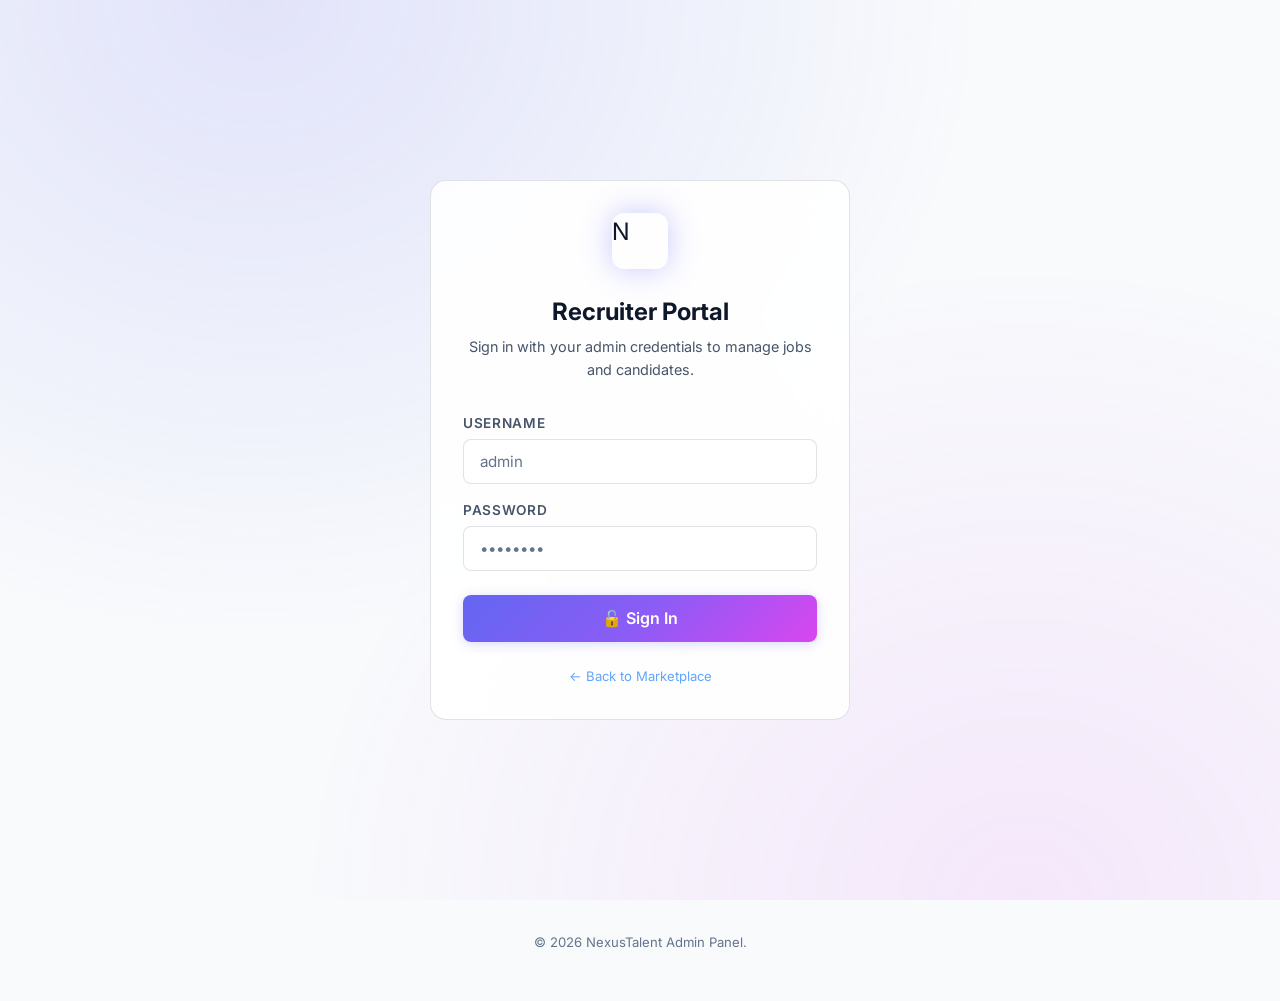
<file: templates/admin.html>
<!DOCTYPE html>
<html lang="en">
<head>
  <meta charset="UTF-8">
  <meta name="viewport" content="width=device-width, initial-scale=1.0">
  <meta name="description" content="NexusTalent Admin — Manage job postings, review applicants, and control your talent pipeline.">
  <title>NexusTalent — Recruiter Portal</title>
  <link rel="stylesheet" href="/static/css/style.css">
</head>
<body>

  <!-- ═══ Toast Container ═══ -->
  <div id="toast-container" class="toast-container"></div>

  <!-- ═══ Login View ═══ -->
  <div id="login-view" class="login-wrapper">
    <div class="glass-card login-card">
      <div class="logo-icon" style="border-radius:var(--radius-md);">N</div>
      <h1>Recruiter Portal</h1>
      <p class="login-subtitle">Sign in with your admin credentials to manage jobs and candidates.</p>

      <form id="login-form" autocomplete="off">
        <div class="form-group">
          <label class="form-label" for="login-username">Username</label>
          <input class="form-input" type="text" id="login-username" name="username" placeholder="admin" required>
        </div>
        <div class="form-group">
          <label class="form-label" for="login-password">Password</label>
          <input class="form-input" type="password" id="login-password" name="password" placeholder="••••••••" required>
        </div>
        <button type="submit" class="btn btn-primary btn-block btn-lg" id="btn-login">
          🔓 Sign In
        </button>
      </form>

      <p style="text-align:center; margin-top:1.5rem; font-size:0.82rem; color:var(--clr-text-muted);">
        <a href="/" style="color:var(--clr-info); text-decoration:none;">← Back to Marketplace</a>
      </p>
    </div>
  </div>

  <!-- ═══ Admin Dashboard (hidden until login) ═══ -->
  <div id="admin-dashboard" class="admin-layout">

    <!-- Navbar -->
    <nav class="navbar">
      <div class="container">
        <a href="/admin" class="navbar-brand">
          <span class="logo-icon">N</span>
          NexusTalent <span style="color:var(--clr-text-muted); font-weight:400; font-size:0.85rem; margin-left:0.35rem;">Admin</span>
        </a>
        <ul class="navbar-nav">
          <li><a href="/" data-nav="marketplace">🌐 Marketplace</a></li>
          <li><a href="#" id="btn-logout">🚪 Logout</a></li>
        </ul>
      </div>
    </nav>

    <main class="section">
      <div class="container">

        <!-- Header -->
        <div class="admin-header">
          <div>
            <h1>Dashboard</h1>
            <p style="color:var(--clr-text-secondary); font-size:0.95rem;">Manage job postings and review applicants.</p>
          </div>
          <div class="admin-actions">
            <button class="btn btn-primary" id="btn-open-job-modal">➕ New Job Posting</button>
          </div>
        </div>

        <!-- Stats -->
        <div class="stats-grid" id="stats-grid">
          <div class="stat-card">
            <div class="stat-value" id="stat-total-jobs">0</div>
            <div class="stat-label">Total Jobs</div>
          </div>
          <div class="stat-card">
            <div class="stat-value" id="stat-total-applicants">0</div>
            <div class="stat-label">Applicants</div>
          </div>
          <div class="stat-card">
            <div class="stat-value" id="stat-total-profiles">0</div>
            <div class="stat-label">Talent Profiles</div>
          </div>
        </div>

        <!-- Tabs -->
        <div class="tabs" id="admin-tabs">
          <button class="tab-btn active" data-tab="tab-jobs">📋 Job Postings</button>
          <button class="tab-btn" data-tab="tab-applicants">👥 Applicants</button>
        </div>

        <!-- Tab: Job Postings -->
        <div class="tab-content active" id="tab-jobs">
          <div style="position:relative;">
            <div class="loading-overlay" id="admin-jobs-loading">
              <div class="spinner"></div>
            </div>

            <div class="data-table" style="overflow-x:auto;">
              <table class="data-table" id="admin-jobs-table">
                <thead>
                  <tr>
                    <th>Title</th>
                    <th>Company</th>
                    <th>Location</th>
                    <th>Skills</th>
                    <th>Posted</th>
                    <th>Actions</th>
                  </tr>
                </thead>
                <tbody id="admin-jobs-tbody">
                  <!-- Injected by JS -->
                </tbody>
              </table>
            </div>

            <div class="empty-state" id="admin-jobs-empty" style="display:none;">
              <div class="empty-state-icon">📋</div>
              <h3>No Job Postings Yet</h3>
              <p>Click "New Job Posting" to create your first listing.</p>
            </div>
          </div>
        </div>

        <!-- Tab: Applicants -->
        <div class="tab-content" id="tab-applicants">
          <div style="display:flex; justify-content:space-between; align-items:center; margin-bottom:1rem; flex-wrap:wrap; gap:0.75rem;">
            <p style="color:var(--clr-text-secondary); font-size:0.9rem; margin:0;">
              Review and update application statuses below.
            </p>
            <button class="btn btn-secondary btn-sm" onclick="loadAdminApplicants()">🔄 Refresh</button>
          </div>

          <div style="position:relative;">
            <div class="loading-overlay" id="admin-applicants-loading">
              <div class="spinner"></div>
            </div>

            <div id="admin-applicants-list" class="application-list">
              <!-- Injected by JS -->
            </div>

            <div class="empty-state" id="admin-applicants-empty" style="display:none;">
              <div class="empty-state-icon">👥</div>
              <h3>No Applicants Yet</h3>
              <p>Applicants will appear here once candidates start applying to your jobs.</p>
            </div>
          </div>
        </div>

      </div>
    </main>
  </div>

  <!-- ═══ Create / Edit Job Modal ═══ -->
  <div class="modal-overlay" id="job-modal-overlay">
    <div class="modal">
      <div class="modal-header">
        <h2 id="job-modal-title">Create Job Posting</h2>
        <button class="modal-close" id="job-modal-close">&times;</button>
      </div>
      <form id="job-form" autocomplete="off">
        <input type="hidden" id="job-edit-id" name="job_id">

        <div class="form-group">
          <label class="form-label" for="job-title">Job Title</label>
          <input class="form-input" type="text" id="job-title" name="title" placeholder="e.g. Senior Backend Engineer" required>
        </div>

        <div class="form-group" style="margin-top:1rem;">
          <label class="form-label" for="job-company">Company</label>
          <input class="form-input" type="text" id="job-company" name="company" placeholder="e.g. Acme Corp" required>
        </div>

        <div class="form-group" style="margin-top:1rem;">
          <label class="form-label" for="job-location">Location</label>
          <input class="form-input" type="text" id="job-location" name="location" placeholder="e.g. Remote / New York">
        </div>

        <div class="form-group" style="margin-top:1rem;">
          <label class="form-label" for="job-type">Job Type</label>
          <select class="form-select" id="job-type" name="job_type">
            <option value="Full-time">Full-time</option>
            <option value="Part-time">Part-time</option>
            <option value="Contract">Contract</option>
            <option value="Internship">Internship</option>
            <option value="Remote">Remote</option>
          </select>
        </div>

        <div class="form-group" style="margin-top:1rem;">
          <label class="form-label" for="job-salary">Salary Range</label>
          <input class="form-input" type="text" id="job-salary" name="salary" placeholder="e.g. $120k – $160k">
        </div>

        <div class="form-group" style="margin-top:1rem;">
          <label class="form-label" for="job-skills">Required Skills</label>
          <input class="form-input" type="text" id="job-skills" name="skills" placeholder="e.g. Python, FastAPI, MongoDB" required>
          <span class="form-hint">Comma-separated list</span>
        </div>

        <div class="form-group" style="margin-top:1rem;">
          <label class="form-label" for="job-description">Description</label>
          <textarea class="form-textarea" id="job-description" name="description" placeholder="Describe the role, responsibilities, and requirements..." rows="4"></textarea>
        </div>

        <button type="submit" class="btn btn-primary btn-block btn-lg" style="margin-top:1.5rem;" id="btn-submit-job">
          🚀 Publish Job
        </button>
      </form>
    </div>
  </div>

  <!-- ═══ Footer ═══ -->
  <footer style="text-align:center; padding:2rem 1rem 3rem; color:var(--clr-text-muted); font-size:0.82rem; position:relative; z-index:1;">
    <p>© 2026 NexusTalent Admin Panel.</p>
  </footer>

  <script src="/static/js/admin.js"></script>
</body>
</html>
</file>
<file: static/css/style.css>
/* ── Google Fonts ─────────────────────────────────────────── */
@import url('https://fonts.googleapis.com/css2?family=Inter:wght@300;400;500;600;700;800;900&family=JetBrains+Mono:wght@400;500&display=swap');

/* ── CSS Custom Properties (Design Tokens) ────────────────── */
:root {
  /* Color Palette */
  --clr-bg-primary:     #f8fafc;
  --clr-bg-secondary:   #ffffff;
  --clr-bg-card:        rgba(255, 255, 255, 0.9);
  --clr-bg-card-hover:  #ffffff;
  --clr-bg-glass:       rgba(15, 23, 42, 0.04);
  --clr-bg-input:       #ffffff;

  --clr-border:         rgba(15, 23, 42, 0.12);
  --clr-border-focus:   rgba(99, 102, 241, 0.5);

  --clr-text-primary:   #0f172a;
  --clr-text-secondary: #475569;
  --clr-text-muted:     #64748b;

  /* Accent Gradient (Indigo → Violet → Fuchsia) */
  --gradient-accent:    linear-gradient(135deg, #6366f1, #8b5cf6, #d946ef);
  --gradient-accent-h:  linear-gradient(135deg, #818cf8, #a78bfa, #e879f9);
  --gradient-bg:        radial-gradient(ellipse at 20% 0%, rgba(99,102,241,.15) 0%, transparent 50%),
                        radial-gradient(ellipse at 80% 100%, rgba(217,70,239,.10) 0%, transparent 50%);

  /* Semantic */
  --clr-success:    #34d399;
  --clr-warning:    #fbbf24;
  --clr-danger:     #f87171;
  --clr-info:       #60a5fa;

  /* Typography */
  --font-sans:   'Inter', system-ui, -apple-system, sans-serif;
  --font-mono:   'JetBrains Mono', monospace;

  /* Spacing Scale */
  --sp-xs:  0.25rem;
  --sp-sm:  0.5rem;
  --sp-md:  1rem;
  --sp-lg:  1.5rem;
  --sp-xl:  2rem;
  --sp-2xl: 3rem;
  --sp-3xl: 4rem;

  /* Border Radius */
  --radius-sm:   0.5rem;
  --radius-md:   0.75rem;
  --radius-lg:   1rem;
  --radius-xl:   1.25rem;
  --radius-full: 9999px;

  /* Shadows */
  --shadow-sm:   0 1px 2px rgba(0,0,0,0.3);
  --shadow-md:   0 4px 12px rgba(0,0,0,0.25);
  --shadow-lg:   0 8px 30px rgba(0,0,0,0.35);
  --shadow-glow: 0 0 30px rgba(99,102,241,0.15);

  /* Transition */
  --ease-out: cubic-bezier(0.16, 1, 0.3, 1);
  --duration: 0.3s;
}

/* ── Reset & Base ─────────────────────────────────────────── */
*,
*::before,
*::after {
  margin: 0;
  padding: 0;
  box-sizing: border-box;
}

html {
  scroll-behavior: smooth;
  font-size: 16px;
  -webkit-font-smoothing: antialiased;
  -moz-osx-font-smoothing: grayscale;
}

body {
  font-family: var(--font-sans);
  background: var(--clr-bg-primary);
  color: var(--clr-text-primary);
  line-height: 1.6;
  min-height: 100vh;
  overflow-x: hidden;
  position: relative;
}

/* Ambient background glow */
body::before {
  content: '';
  position: fixed;
  inset: 0;
  background: var(--gradient-bg);
  pointer-events: none;
  z-index: 0;
}

/* ── Utility Classes ──────────────────────────────────────── */
.container {
  width: 100%;
  max-width: 1240px;
  margin-inline: auto;
  padding-inline: var(--sp-lg);
  position: relative;
  z-index: 1;
}

.sr-only {
  position: absolute;
  width: 1px;
  height: 1px;
  padding: 0;
  margin: -1px;
  overflow: hidden;
  clip: rect(0, 0, 0, 0);
  white-space: nowrap;
  border: 0;
}

.section-title {
  font-size: 1.75rem;
  font-weight: 700;
  background: var(--gradient-accent);
  -webkit-background-clip: text;
  -webkit-text-fill-color: transparent;
  background-clip: text;
  margin-bottom: var(--sp-sm);
}

.section-subtitle {
  color: var(--clr-text-secondary);
  font-size: 0.95rem;
  margin-bottom: var(--sp-xl);
}

/* ── Navbar ───────────────────────────────────────────────── */
.navbar {
  position: sticky;
  top: 0;
  z-index: 100;
  background: rgba(255, 255, 255, 0.9);
  backdrop-filter: blur(20px) saturate(1.4);
  -webkit-backdrop-filter: blur(20px) saturate(1.4);
  border-bottom: 1px solid var(--clr-border);
  padding: var(--sp-md) 0;
}

.navbar .container {
  display: flex;
  align-items: center;
  justify-content: space-between;
  gap: var(--sp-md);
}

.navbar-brand {
  display: flex;
  align-items: center;
  gap: var(--sp-sm);
  text-decoration: none;
  font-weight: 800;
  font-size: 1.35rem;
  color: var(--clr-text-primary);
  letter-spacing: -0.025em;
}

.navbar-brand .logo-icon {
  width: 36px;
  height: 36px;
  background: var(--gradient-accent);
  border-radius: var(--radius-sm);
  display: grid;
  place-items: center;
  font-size: 1.1rem;
  font-weight: 900;
  color: #fff;
  box-shadow: 0 0 20px rgba(99,102,241,0.3);
}

.navbar-nav {
  list-style: none;
  display: flex;
  gap: var(--sp-xs);
}

.navbar-nav a {
  display: inline-flex;
  align-items: center;
  gap: var(--sp-xs);
  padding: var(--sp-sm) var(--sp-md);
  border-radius: var(--radius-sm);
  color: var(--clr-text-secondary);
  text-decoration: none;
  font-weight: 500;
  font-size: 0.9rem;
  transition: all var(--duration) var(--ease-out);
}

.navbar-nav a:hover,
.navbar-nav a.active {
  color: var(--clr-text-primary);
  background: var(--clr-bg-glass);
}

.navbar-nav a.active {
  color: #4f46e5;
  background: rgba(99, 102, 241, 0.12);
}

/* ── Hero Section ─────────────────────────────────────────── */
.hero {
  text-align: center;
  padding: var(--sp-3xl) 0 var(--sp-2xl);
  position: relative;
}

.hero::after {
  content: '';
  position: absolute;
  bottom: 0;
  left: 50%;
  transform: translateX(-50%);
  width: 60%;
  height: 1px;
  background: linear-gradient(90deg, transparent, var(--clr-border), transparent);
}

.hero h1 {
  font-size: clamp(2rem, 5vw, 3.25rem);
  font-weight: 900;
  letter-spacing: -0.04em;
  line-height: 1.15;
  margin-bottom: var(--sp-md);
}

.hero h1 .gradient-text {
  background: var(--gradient-accent);
  -webkit-background-clip: text;
  -webkit-text-fill-color: transparent;
  background-clip: text;
}

.hero p {
  color: var(--clr-text-secondary);
  max-width: 560px;
  margin-inline: auto;
  font-size: 1.05rem;
  line-height: 1.7;
}

/* ── Glass Card ───────────────────────────────────────────── */
.glass-card {
  background: var(--clr-bg-card);
  backdrop-filter: blur(16px) saturate(1.2);
  -webkit-backdrop-filter: blur(16px) saturate(1.2);
  border: 1px solid var(--clr-border);
  border-radius: var(--radius-lg);
  padding: var(--sp-xl);
  transition: all var(--duration) var(--ease-out);
}

.glass-card:hover {
  background: var(--clr-bg-card-hover);
  border-color: rgba(99, 102, 241, 0.15);
  box-shadow: var(--shadow-glow);
  transform: translateY(-2px);
}

/* ── Forms ────────────────────────────────────────────────── */
.form-grid {
  display: grid;
  grid-template-columns: repeat(auto-fit, minmax(280px, 1fr));
  gap: var(--sp-lg);
}

.form-group {
  display: flex;
  flex-direction: column;
  gap: var(--sp-xs);
}

.form-group.full-width {
  grid-column: 1 / -1;
}

.form-label {
  font-size: 0.85rem;
  font-weight: 600;
  color: var(--clr-text-secondary);
  text-transform: uppercase;
  letter-spacing: 0.05em;
}

.form-input,
.form-textarea,
.form-select {
  width: 100%;
  padding: 0.75rem 1rem;
  background: var(--clr-bg-input);
  border: 1px solid var(--clr-border);
  border-radius: var(--radius-sm);
  color: var(--clr-text-primary);
  font-family: var(--font-sans);
  font-size: 0.95rem;
  outline: none;
  transition: all var(--duration) var(--ease-out);
}

.form-input::placeholder,
.form-textarea::placeholder {
  color: var(--clr-text-muted);
}

.form-input:focus,
.form-textarea:focus,
.form-select:focus {
  border-color: var(--clr-border-focus);
  background: rgba(255, 255, 255, 0.08);
  box-shadow: 0 0 0 3px rgba(99, 102, 241, 0.10);
}

.form-textarea {
  resize: vertical;
  min-height: 100px;
}

.form-select {
  cursor: pointer;
  appearance: none;
  background-image: url("data:image/svg+xml,%3Csvg xmlns='http://www.w3.org/2000/svg' width='16' height='16' viewBox='0 0 24 24' fill='none' stroke='%2394a3b8' stroke-width='2' stroke-linecap='round' stroke-linejoin='round'%3E%3Cpolyline points='6 9 12 15 18 9'%3E%3C/polyline%3E%3C/svg%3E");
  background-repeat: no-repeat;
  background-position: right 0.75rem center;
  padding-right: 2.5rem;
}

.form-hint {
  font-size: 0.8rem;
  color: var(--clr-text-muted);
}

/* ── Buttons ──────────────────────────────────────────────── */
.btn {
  display: inline-flex;
  align-items: center;
  justify-content: center;
  gap: var(--sp-sm);
  padding: 0.7rem 1.5rem;
  border: none;
  border-radius: var(--radius-sm);
  font-family: var(--font-sans);
  font-weight: 600;
  font-size: 0.9rem;
  cursor: pointer;
  transition: all var(--duration) var(--ease-out);
  text-decoration: none;
  position: relative;
  overflow: hidden;
}

.btn::after {
  content: '';
  position: absolute;
  inset: 0;
  background: linear-gradient(rgba(255,255,255,0.12), transparent);
  opacity: 0;
  transition: opacity var(--duration) var(--ease-out);
}

.btn:hover::after {
  opacity: 1;
}

.btn:active {
  transform: scale(0.97);
}

.btn-primary {
  background: var(--gradient-accent);
  color: #fff;
  box-shadow: 0 2px 12px rgba(99, 102, 241, 0.25);
}

.btn-primary:hover {
  box-shadow: 0 4px 20px rgba(99, 102, 241, 0.40);
  transform: translateY(-1px);
}

.btn-secondary {
  background: var(--clr-bg-glass);
  color: var(--clr-text-primary);
  border: 1px solid var(--clr-border);
}

.btn-secondary:hover {
  background: rgba(255, 255, 255, 0.08);
  border-color: rgba(255, 255, 255, 0.15);
}

.btn-danger {
  background: rgba(248, 113, 113, 0.15);
  color: var(--clr-danger);
  border: 1px solid rgba(248, 113, 113, 0.25);
}

.btn-danger:hover {
  background: rgba(248, 113, 113, 0.25);
}

.btn-sm {
  padding: 0.45rem 0.9rem;
  font-size: 0.82rem;
}

.btn-lg {
  padding: 0.85rem 2rem;
  font-size: 1rem;
}

.btn-block {
  width: 100%;
}

/* ── Sections ─────────────────────────────────────────────── */
.section {
  padding: var(--sp-2xl) 0;
  position: relative;
}

.section + .section::before {
  content: '';
  position: absolute;
  top: 0;
  left: 50%;
  transform: translateX(-50%);
  width: 80%;
  height: 1px;
  background: linear-gradient(90deg, transparent, var(--clr-border), transparent);
}

/* ── Tabs ─────────────────────────────────────────────────── */
.tabs {
  display: flex;
  gap: var(--sp-xs);
  margin-bottom: var(--sp-xl);
  border-bottom: 1px solid var(--clr-border);
  padding-bottom: 0;
  overflow-x: auto;
}

.tab-btn {
  padding: var(--sp-sm) var(--sp-lg);
  background: none;
  border: none;
  border-bottom: 2px solid transparent;
  color: var(--clr-text-muted);
  font-family: var(--font-sans);
  font-weight: 600;
  font-size: 0.9rem;
  cursor: pointer;
  transition: all var(--duration) var(--ease-out);
  white-space: nowrap;
  margin-bottom: -1px;
}

.tab-btn:hover {
  color: var(--clr-text-secondary);
}

.tab-btn.active {
  color: #a5b4fc;
  border-bottom-color: #6366f1;
}

.tab-content {
  display: none;
  animation: fadeSlideUp 0.4s var(--ease-out);
}

.tab-content.active {
  display: block;
}

/* ── Job Cards ────────────────────────────────────────────── */
.job-grid {
  display: grid;
  grid-template-columns: repeat(auto-fill, minmax(340px, 1fr));
  gap: var(--sp-lg);
}

.job-card {
  background: var(--clr-bg-card);
  backdrop-filter: blur(12px);
  border: 1px solid var(--clr-border);
  border-radius: var(--radius-lg);
  padding: var(--sp-xl);
  transition: all var(--duration) var(--ease-out);
  display: flex;
  flex-direction: column;
  position: relative;
  overflow: hidden;
}

.job-card::before {
  content: '';
  position: absolute;
  top: 0;
  left: 0;
  right: 0;
  height: 3px;
  background: var(--gradient-accent);
  opacity: 0;
  transition: opacity var(--duration) var(--ease-out);
}

.job-card:hover {
  border-color: rgba(99, 102, 241, 0.20);
  box-shadow: var(--shadow-glow);
  transform: translateY(-3px);
}

.job-card:hover::before {
  opacity: 1;
}

.job-card-header {
  display: flex;
  justify-content: space-between;
  align-items: flex-start;
  margin-bottom: var(--sp-md);
}

.job-card-title {
  font-size: 1.15rem;
  font-weight: 700;
  color: var(--clr-text-primary);
  line-height: 1.3;
}

.job-card-company {
  font-size: 0.88rem;
  color: var(--clr-text-secondary);
  margin-top: var(--sp-xs);
}

.job-card-meta {
  display: flex;
  flex-wrap: wrap;
  gap: var(--sp-sm);
  margin-bottom: var(--sp-md);
}

.meta-tag {
  display: inline-flex;
  align-items: center;
  gap: 4px;
  padding: 0.25rem 0.6rem;
  border-radius: var(--radius-full);
  font-size: 0.78rem;
  font-weight: 500;
  background: var(--clr-bg-glass);
  color: var(--clr-text-secondary);
  border: 1px solid var(--clr-border);
}

.meta-tag.location { color: var(--clr-info); border-color: rgba(96,165,250,0.2); background: rgba(96,165,250,0.08); }
.meta-tag.type     { color: var(--clr-success); border-color: rgba(52,211,153,0.2); background: rgba(52,211,153,0.08); }
.meta-tag.salary   { color: var(--clr-warning); border-color: rgba(251,191,36,0.2); background: rgba(251,191,36,0.08); }

.job-card-skills {
  display: flex;
  flex-wrap: wrap;
  gap: var(--sp-xs);
  margin-bottom: var(--sp-lg);
}

.skill-tag {
  padding: 0.2rem 0.55rem;
  border-radius: 6px;
  font-size: 0.75rem;
  font-weight: 500;
  background: rgba(99, 102, 241, 0.10);
  color: #a5b4fc;
  border: 1px solid rgba(99, 102, 241, 0.15);
}

.job-card-footer {
  display: flex;
  justify-content: space-between;
  align-items: center;
  margin-top: auto;
}

.job-date {
  font-size: 0.8rem;
  color: var(--clr-text-muted);
}

/* ── Search / Filter Bar ──────────────────────────────────── */
.search-bar {
  display: flex;
  gap: var(--sp-sm);
  margin-bottom: var(--sp-xl);
  flex-wrap: wrap;
}

.search-bar .form-input {
  flex: 1;
  min-width: 200px;
}

/* ── Profile Card ─────────────────────────────────────────── */
.profile-header {
  display: flex;
  align-items: center;
  gap: var(--sp-xl);
  margin-bottom: var(--sp-xl);
}

.profile-avatar {
  width: 80px;
  height: 80px;
  border-radius: var(--radius-lg);
  background: var(--gradient-accent);
  display: grid;
  place-items: center;
  font-size: 2rem;
  font-weight: 800;
  color: #fff;
  flex-shrink: 0;
  box-shadow: 0 0 25px rgba(99,102,241,0.3);
}

.profile-info h2 {
  font-size: 1.5rem;
  font-weight: 700;
}

.profile-info p {
  color: var(--clr-text-secondary);
  font-size: 0.95rem;
}

/* ── Status Badge ─────────────────────────────────────────── */
.badge {
  display: inline-flex;
  align-items: center;
  gap: 4px;
  padding: 0.25rem 0.7rem;
  border-radius: var(--radius-full);
  font-size: 0.78rem;
  font-weight: 600;
}

.badge-success  { background: rgba(52,211,153,0.12); color: var(--clr-success); border: 1px solid rgba(52,211,153,0.25); }
.badge-warning  { background: rgba(251,191,36,0.12); color: var(--clr-warning); border: 1px solid rgba(251,191,36,0.25); }
.badge-danger   { background: rgba(248,113,113,0.12); color: var(--clr-danger); border: 1px solid rgba(248,113,113,0.25); }
.badge-info     { background: rgba(96,165,250,0.12); color: var(--clr-info); border: 1px solid rgba(96,165,250,0.25); }

/* ── Table ────────────────────────────────────────────────── */
.data-table {
  width: 100%;
  border-collapse: separate;
  border-spacing: 0;
}

.data-table thead th {
  text-align: left;
  padding: var(--sp-md);
  font-size: 0.8rem;
  font-weight: 600;
  text-transform: uppercase;
  letter-spacing: 0.06em;
  color: var(--clr-text-muted);
  border-bottom: 1px solid var(--clr-border);
  position: sticky;
  top: 0;
  background: var(--clr-bg-secondary);
}

.data-table tbody td {
  padding: var(--sp-md);
  font-size: 0.9rem;
  border-bottom: 1px solid rgba(255,255,255,0.04);
  vertical-align: middle;
}

.data-table tbody tr {
  transition: background var(--duration) var(--ease-out);
}

.data-table tbody tr:hover {
  background: var(--clr-bg-glass);
}

/* ── Toast / Notification ─────────────────────────────────── */
.toast-container {
  position: fixed;
  top: var(--sp-xl);
  right: var(--sp-xl);
  z-index: 9999;
  display: flex;
  flex-direction: column;
  gap: var(--sp-sm);
  pointer-events: none;
}

.toast {
  background: var(--clr-bg-secondary);
  border: 1px solid var(--clr-border);
  border-radius: var(--radius-md);
  padding: var(--sp-md) var(--sp-lg);
  min-width: 300px;
  max-width: 420px;
  display: flex;
  align-items: center;
  gap: var(--sp-md);
  box-shadow: var(--shadow-lg);
  animation: slideInRight 0.4s var(--ease-out);
  pointer-events: auto;
  backdrop-filter: blur(12px);
}

.toast.toast-exit {
  animation: slideOutRight 0.3s var(--ease-out) forwards;
}

.toast-icon {
  font-size: 1.3rem;
  flex-shrink: 0;
}

.toast-body {
  flex: 1;
}

.toast-title {
  font-weight: 600;
  font-size: 0.9rem;
  margin-bottom: 2px;
}

.toast-message {
  color: var(--clr-text-secondary);
  font-size: 0.82rem;
}

.toast-close {
  background: none;
  border: none;
  color: var(--clr-text-muted);
  cursor: pointer;
  font-size: 1.1rem;
  padding: 0.25rem;
  transition: color var(--duration);
}

.toast-close:hover {
  color: var(--clr-text-primary);
}

.toast-success { border-left: 3px solid var(--clr-success); }
.toast-error   { border-left: 3px solid var(--clr-danger); }
.toast-info    { border-left: 3px solid var(--clr-info); }
.toast-warning { border-left: 3px solid var(--clr-warning); }

/* ── Modal ────────────────────────────────────────────────── */
.modal-overlay {
  position: fixed;
  inset: 0;
  background: rgba(0, 0, 0, 0.6);
  backdrop-filter: blur(6px);
  z-index: 500;
  display: none;
  place-items: center;
  animation: fadeIn 0.25s var(--ease-out);
}

.modal-overlay.active {
  display: grid;
}

.modal {
  background: var(--clr-bg-secondary);
  border: 1px solid var(--clr-border);
  border-radius: var(--radius-xl);
  padding: var(--sp-2xl);
  width: 90%;
  max-width: 560px;
  max-height: 85vh;
  overflow-y: auto;
  box-shadow: var(--shadow-lg);
  animation: scaleIn 0.3s var(--ease-out);
}

.modal-header {
  display: flex;
  justify-content: space-between;
  align-items: center;
  margin-bottom: var(--sp-xl);
}

.modal-header h2 {
  font-size: 1.25rem;
  font-weight: 700;
}

.modal-close {
  background: none;
  border: none;
  color: var(--clr-text-muted);
  font-size: 1.5rem;
  cursor: pointer;
  padding: 0.25rem;
  transition: color var(--duration);
  line-height: 1;
}

.modal-close:hover {
  color: var(--clr-text-primary);
}

/* ── Stats Cards ──────────────────────────────────────────── */
.stats-grid {
  display: grid;
  grid-template-columns: repeat(auto-fit, minmax(200px, 1fr));
  gap: var(--sp-lg);
  margin-bottom: var(--sp-2xl);
}

.stat-card {
  background: var(--clr-bg-card);
  backdrop-filter: blur(12px);
  border: 1px solid var(--clr-border);
  border-radius: var(--radius-lg);
  padding: var(--sp-xl);
  text-align: center;
  transition: all var(--duration) var(--ease-out);
}

.stat-card:hover {
  border-color: rgba(99, 102, 241, 0.15);
  box-shadow: var(--shadow-glow);
  transform: translateY(-2px);
}

.stat-value {
  font-size: 2.25rem;
  font-weight: 800;
  background: var(--gradient-accent);
  -webkit-background-clip: text;
  -webkit-text-fill-color: transparent;
  background-clip: text;
  line-height: 1.2;
}

.stat-label {
  font-size: 0.85rem;
  color: var(--clr-text-muted);
  font-weight: 500;
  margin-top: var(--sp-xs);
  text-transform: uppercase;
  letter-spacing: 0.04em;
}

/* ── Loading Spinner ──────────────────────────────────────── */
.spinner {
  width: 20px;
  height: 20px;
  border: 2px solid rgba(255,255,255,0.15);
  border-top-color: #a5b4fc;
  border-radius: 50%;
  animation: spin 0.7s linear infinite;
}

.loading-overlay {
  position: absolute;
  inset: 0;
  background: rgba(10, 14, 26, 0.7);
  backdrop-filter: blur(4px);
  display: none;
  place-items: center;
  border-radius: inherit;
  z-index: 10;
}

.loading-overlay.active {
  display: grid;
}

/* ── Empty State ──────────────────────────────────────────── */
.empty-state {
  text-align: center;
  padding: var(--sp-3xl) var(--sp-xl);
  color: var(--clr-text-muted);
}

.empty-state-icon {
  font-size: 3rem;
  margin-bottom: var(--sp-md);
  opacity: 0.5;
}

.empty-state h3 {
  font-size: 1.15rem;
  font-weight: 600;
  color: var(--clr-text-secondary);
  margin-bottom: var(--sp-sm);
}

.empty-state p {
  font-size: 0.9rem;
  max-width: 360px;
  margin-inline: auto;
}

/* ── Application List ─────────────────────────────────────── */
.application-list {
  display: flex;
  flex-direction: column;
  gap: var(--sp-md);
}

.application-item {
  display: flex;
  align-items: center;
  gap: var(--sp-lg);
  padding: var(--sp-lg);
  background: var(--clr-bg-card);
  border: 1px solid var(--clr-border);
  border-radius: var(--radius-md);
  transition: all var(--duration) var(--ease-out);
}

.application-item:hover {
  background: var(--clr-bg-card-hover);
  border-color: rgba(99,102,241,0.12);
}

.application-item .app-info {
  flex: 1;
}

.application-item .app-title {
  font-weight: 600;
  font-size: 1rem;
}

.application-item .app-company {
  color: var(--clr-text-secondary);
  font-size: 0.85rem;
}

.application-item .app-date {
  color: var(--clr-text-muted);
  font-size: 0.8rem;
}

/* ── Admin: Login Panel ───────────────────────────────────── */
.login-wrapper {
  min-height: 100vh;
  display: grid;
  place-items: center;
  padding: var(--sp-xl);
}

.login-card {
  width: 100%;
  max-width: 420px;
}

.login-card .logo-icon {
  width: 56px;
  height: 56px;
  font-size: 1.5rem;
  margin: 0 auto var(--sp-lg);
  box-shadow: 0 0 30px rgba(99,102,241,0.35);
}

.login-card h1 {
  text-align: center;
  font-size: 1.5rem;
  font-weight: 700;
  margin-bottom: var(--sp-xs);
}

.login-card .login-subtitle {
  text-align: center;
  color: var(--clr-text-secondary);
  font-size: 0.9rem;
  margin-bottom: var(--sp-xl);
}

.login-card .form-group + .form-group {
  margin-top: var(--sp-md);
}

.login-card .btn {
  margin-top: var(--sp-lg);
}

/* ── Admin: Dashboard Layout ──────────────────────────────── */
.admin-layout {
  display: none;
}

.admin-layout.active {
  display: block;
}

.admin-header {
  display: flex;
  justify-content: space-between;
  align-items: center;
  margin-bottom: var(--sp-2xl);
  flex-wrap: wrap;
  gap: var(--sp-md);
}

.admin-header h1 {
  font-size: 1.75rem;
  font-weight: 800;
}

.admin-actions {
  display: flex;
  gap: var(--sp-sm);
}

/* ── Admin: Applicant Card ────────────────────────────────── */
.applicant-card {
  background: var(--clr-bg-card);
  border: 1px solid var(--clr-border);
  border-radius: var(--radius-md);
  padding: var(--sp-lg);
  display: flex;
  align-items: flex-start;
  gap: var(--sp-lg);
  transition: all var(--duration) var(--ease-out);
  flex-wrap: wrap;
}

.applicant-card:hover {
  background: var(--clr-bg-card-hover);
  border-color: rgba(99,102,241,0.2);
}

.applicant-avatar {
  width: 48px;
  height: 48px;
  border-radius: var(--radius-sm);
  background: var(--gradient-accent);
  display: grid;
  place-items: center;
  font-weight: 700;
  color: #fff;
  font-size: 1.1rem;
  flex-shrink: 0;
}

.applicant-info {
  flex: 1;
  min-width: 0;
}

.applicant-name {
  font-weight: 600;
  font-size: 1rem;
}

.applicant-email {
  color: var(--clr-text-secondary);
  font-size: 0.85rem;
  white-space: normal;
  word-break: break-word;
}

.applicant-skills {
  display: flex;
  flex-wrap: wrap;
  gap: var(--sp-xs);
  margin-top: var(--sp-xs);
}

/* ── Applicant Actions Column ─────────────────────────────── */
.applicant-actions {
  display: flex;
  flex-direction: column;
  align-items: flex-end;
  gap: var(--sp-xs);
  flex-shrink: 0;
  min-width: 160px;
}

/* ── Status Select ────────────────────────────────────────── */
.status-select {
  appearance: none;
  background: var(--clr-bg-input);
  border: 1px solid var(--clr-border);
  border-radius: var(--radius-sm);
  color: var(--clr-text-primary);
  font-family: var(--font-sans);
  font-size: 0.83rem;
  padding: 0.35rem 0.65rem;
  cursor: pointer;
  transition: border-color var(--duration);
  min-width: 130px;
}

.status-select:hover,
.status-select:focus {
  border-color: var(--clr-border-focus);
  outline: none;
}

.status-select option {
  background: whitesmoke;
}


/* ── Animations ───────────────────────────────────────────── */
@keyframes fadeIn {
  from { opacity: 0; }
  to   { opacity: 1; }
}

@keyframes fadeSlideUp {
  from {
    opacity: 0;
    transform: translateY(12px);
  }
  to {
    opacity: 1;
    transform: translateY(0);
  }
}

@keyframes slideInRight {
  from {
    opacity: 0;
    transform: translateX(40px);
  }
  to {
    opacity: 1;
    transform: translateX(0);
  }
}

@keyframes slideOutRight {
  from {
    opacity: 1;
    transform: translateX(0);
  }
  to {
    opacity: 0;
    transform: translateX(40px);
  }
}

@keyframes scaleIn {
  from {
    opacity: 0;
    transform: scale(0.95);
  }
  to {
    opacity: 1;
    transform: scale(1);
  }
}

@keyframes spin {
  to { transform: rotate(360deg); }
}

@keyframes pulse {
  0%, 100% { opacity: 1; }
  50%      { opacity: 0.5; }
}

/* Skeleton loader */
.skeleton {
  background: linear-gradient(90deg,
    var(--clr-bg-glass) 25%,
    rgba(255,255,255,0.08) 37%,
    var(--clr-bg-glass) 63%
  );
  background-size: 400% 100%;
  animation: skeleton-loading 1.4s ease infinite;
  border-radius: var(--radius-sm);
}

@keyframes skeleton-loading {
  0%   { background-position: 100% 50%; }
  100% { background-position: 0 50%; }
}

/* ── Scrollbar ────────────────────────────────────────────── */
::-webkit-scrollbar {
  width: 8px;
  height: 8px;
}

::-webkit-scrollbar-track {
  background: transparent;
}

::-webkit-scrollbar-thumb {
  background: rgba(255, 255, 255, 0.10);
  border-radius: var(--radius-full);
}

::-webkit-scrollbar-thumb:hover {
  background: rgba(255, 255, 255, 0.18);
}

/* ── Responsive ───────────────────────────────────────────── */
@media (max-width: 768px) {
  .container {
    padding-inline: var(--sp-md);
  }

  .hero h1 {
    font-size: 1.75rem;
  }

  .form-grid {
    grid-template-columns: 1fr;
  }

  .job-grid {
    grid-template-columns: 1fr;
  }

  .navbar-nav {
    gap: 0;
  }

  .navbar-nav a {
    padding: var(--sp-sm) var(--sp-sm);
    font-size: 0.82rem;
  }

  .stats-grid {
    grid-template-columns: repeat(2, 1fr);
  }

  .profile-header {
    flex-direction: column;
    text-align: center;
  }

  .search-bar {
    flex-direction: column;
  }

  .admin-header {
    flex-direction: column;
    align-items: flex-start;
  }

  .application-item {
    flex-direction: column;
    align-items: flex-start;
  }

  .applicant-card {
    flex-direction: column;
    align-items: flex-start;
  }
}

@media (max-width: 480px) {
  .stats-grid {
    grid-template-columns: 1fr;
  }

  .glass-card {
    padding: var(--sp-lg);
  }

  .modal {
    padding: var(--sp-lg);
  }

  .tabs {
    gap: 0;
  }

  .tab-btn {
    padding: var(--sp-sm) var(--sp-md);
    font-size: 0.82rem;
  }
}

/* ── Auth Tabs ─────────────────────────────────────────────── */
.auth-tab {
  flex: 1;
  background: none;
  border: none;
  border-bottom: 2px solid transparent;
  color: var(--clr-text-muted);
  cursor: pointer;
  font-family: var(--font-sans);
  font-size: 0.92rem;
  font-weight: 500;
  padding: 0.6rem 1rem;
  transition: color var(--duration), border-color var(--duration);
}

.auth-tab.active {
  color: var(--clr-text-primary);
  border-bottom-color: #6366f1;
}

.auth-tab:hover:not(.active) {
  color: var(--clr-text-secondary);
}

/* ── Primary color alias used inline ──────────────────────── */
:root {
  --clr-primary: #6366f1;
}

/* ── Nav auth area alignment ──────────────────────────────── */
#nav-auth-area {
  flex-shrink: 0;
}

#nav-user {
  align-items: center;
}

/* ── Read-only input style ─────────────────────────────────── */
.form-input[readonly] {
  cursor: default;
  background: rgba(255,255,255,0.03);
}
</file>
